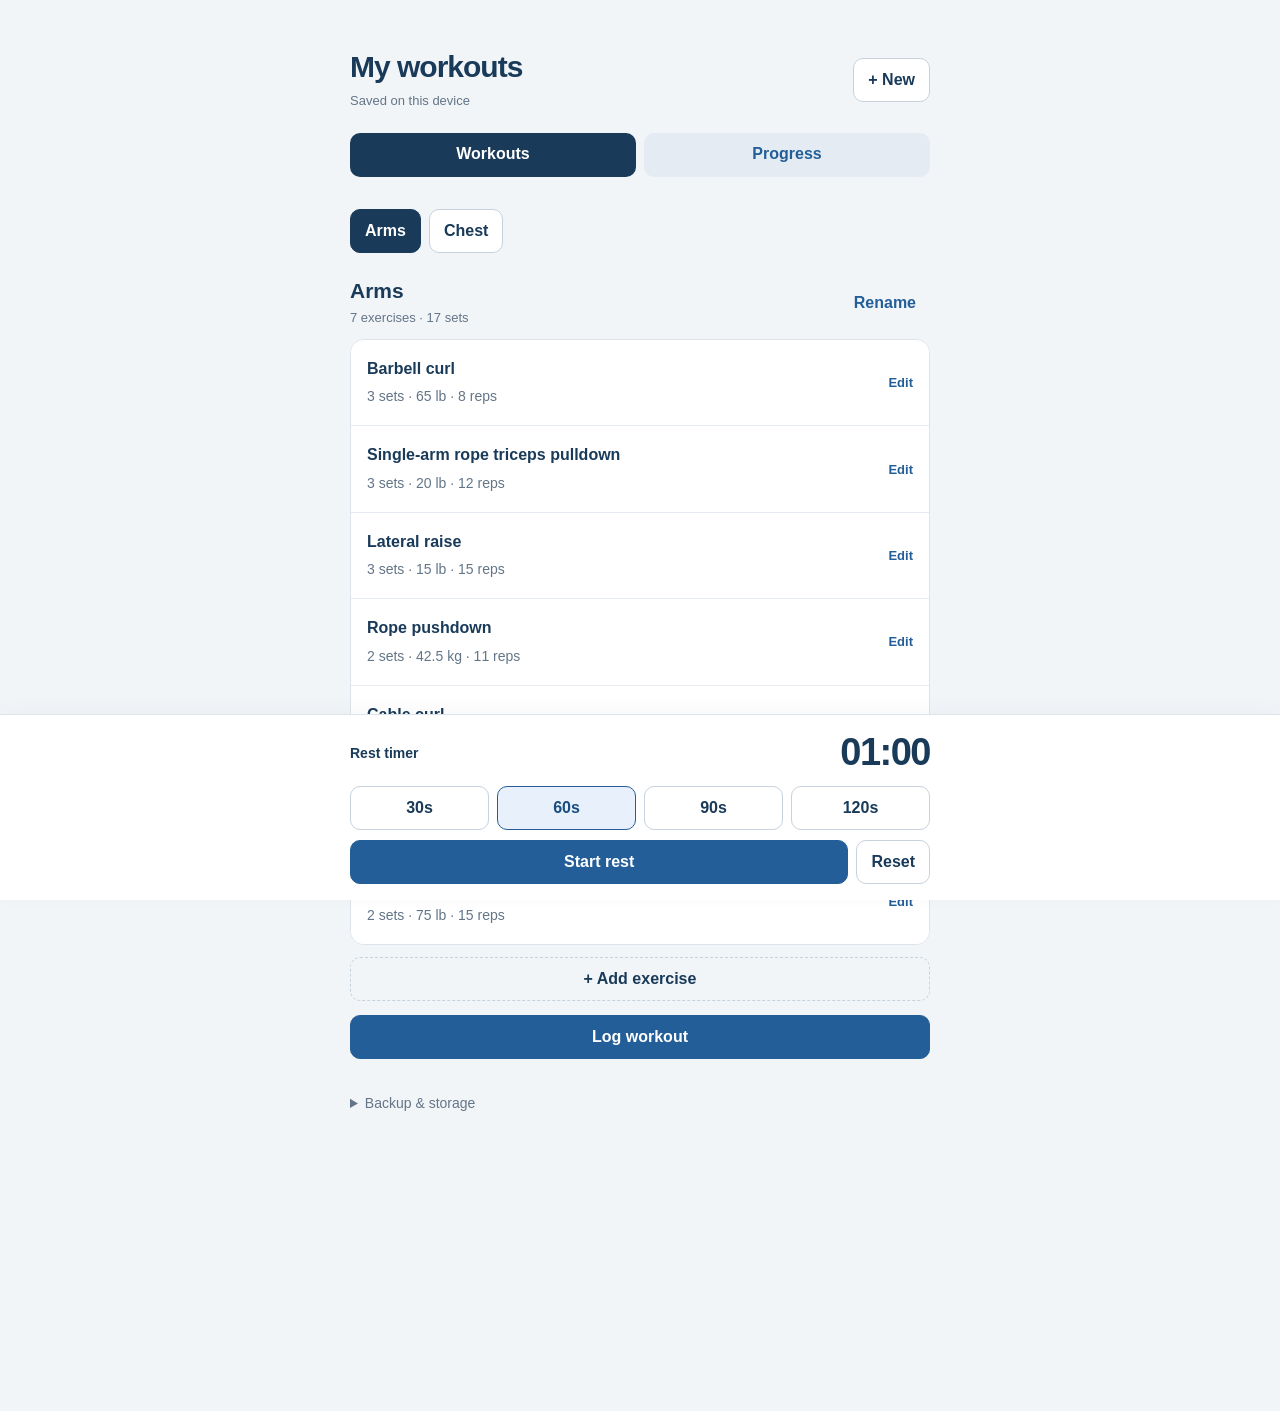
<file: index.html>
<!doctype html>
<html lang="en"><head><meta charset="utf-8"><meta name="viewport" content="width=device-width, initial-scale=1, viewport-fit=cover"><meta name="theme-color" content="#193a59"><title>My workouts</title><meta name="apple-mobile-web-app-capable" content="yes"><meta name="apple-mobile-web-app-title" content="Workouts"><link rel="manifest" href="manifest.webmanifest">
<link rel="stylesheet" href="style.css"></head><body>
<main><header><div><h1>My workouts</h1><p class="sub" id="save-status" role="status">Saved on this device</p></div><button id="new-workout">+ New</button></header><div class="page-nav"><a href="./" aria-current="page">Workouts</a><a href="progress.html">Progress</a></div><nav id="workouts" aria-label="Workouts"></nav><div class="routine-head"><div><h2 id="workout-name"></h2><p class="sub" id="workout-summary"></p></div><button class="quiet" id="rename">Rename</button></div><section class="exercises" id="exercises" aria-label="Exercises"></section><button class="add" id="add-exercise">+ Add exercise</button><button class="primary log-button" id="log-workout">Log workout</button><p class="hint" id="log-status" role="status"></p><details><summary>Backup & storage</summary><p>Use the Home Screen app consistently for your saved workouts. The countdown catches up when you return to the app.</p><p>Your changes save automatically in this browser on this device. Make a backup before clearing browser data or changing phones.</p><div class="backup-actions"><button id="export">Save backup</button><button id="import">Restore backup</button></div><input type="file" accept="application/json,.json" id="backup-file" hidden><p id="notice" role="alert"></p></details></main>
<aside class="timer" aria-label="Rest timer"><div class="timer-inner"><div class="timer-top"><span class="timer-label" id="timer-label" role="status">Rest timer</span><span class="clock" id="clock" role="timer">01:00</span></div><div class="presets" aria-label="Rest duration"><button data-seconds="30">30s</button><button data-seconds="60">60s</button><button data-seconds="90">90s</button><button data-seconds="120">120s</button></div><div class="timer-actions"><button class="primary" id="timer-toggle">Start rest</button><button id="timer-reset">Reset</button></div></div></aside>
<dialog id="editor"><form id="exercise-form"><h2 id="editor-title">Edit exercise</h2><label>Exercise name<input id="exercise-name" required maxlength="180"></label><div class="fields"><label>Sets<input id="sets" type="number" min="1" max="100" required inputmode="numeric"></label><label>Reps<input id="reps" required maxlength="60" placeholder="e.g. 12 or 7, 4"></label><label>Weight<input id="weight" type="number" min="0" max="10000" step="any" inputmode="decimal" required></label><label>Unit<select id="unit"><option value="lb">lb</option><option value="kg">kg</option><option value="bodyweight">Bodyweight</option></select></label></div><p class="hint">Different reps per set? Enter them like 7, 4. For assisted dips, weight is the assistance setting.</p><div class="actions"><button class="danger quiet" type="button" id="delete-exercise">Delete</button><button type="button" id="cancel-edit">Cancel</button><button class="primary" type="submit">Save</button></div></form></dialog>
<dialog id="workout-dialog"><form id="workout-form"><h2 id="workout-dialog-title">New workout</h2><label>Workout name<input id="new-name" required maxlength="60" placeholder="e.g. Back"></label><div class="actions"><button type="button" id="cancel-workout">Cancel</button><button class="primary" type="submit">Save workout</button></div></form></dialog>
<dialog id="log-dialog"><form id="log-form"><h2>Log workout</h2><p class="hint">Record what you completed. Uncheck skipped exercises. Changes here only affect this session.</p><label>Date<input type="date" id="session-date" required></label><div id="session-exercises"></div><p class="hint error" id="session-error" role="alert"></p><div class="actions"><button type="button" id="cancel-log">Cancel</button><button class="primary" type="submit">Save session</button></div></form></dialog>
<script src="progress-core.js"></script><script>
'use strict';
const KEY='my-workouts-v1',TIMER_KEY='my-workouts-timer-v1';
const $=id=>document.getElementById(id);const uid=()=>crypto.randomUUID?crypto.randomUUID():String(Date.now())+Math.random();
const exercise=(name,sets,weight,unit,reps)=>({id:uid(),name,sets,weight,unit,reps:String(reps)});
const seed=()=>({version:1,selected:'arms',workouts:[{id:'arms',name:'Arms',exercises:[exercise('Barbell curl',3,65,'lb',8),exercise('Single-arm rope triceps pulldown',3,20,'lb',12),exercise('Lateral raise',3,15,'lb',15),exercise('Rope pushdown',2,42.5,'kg',11),exercise('Cable curl',2,42.5,'kg',15),exercise('Wrist curl',2,15,'kg',20),exercise('Assisted dip machine or bench dips',2,75,'lb',15)]},{id:'chest',name:'Chest',exercises:[exercise('Barbell bench press',3,115,'lb',10),exercise('Incline dumbbell press',3,70,'lb',10),exercise('Cable fly — mid or high to low',2,26,'lb',15),exercise('Machine chest press',2,70,'lb',12),exercise('Pec deck',2,85,'lb',15),exercise('Incline cable fly — low to high',2,26,'lb',12),exercise('Push-up — to failure',2,0,'bodyweight','7, 4')]}]});
function valid(d){return d&&(d.sessions===undefined||ProgressData.sessions(d.sessions))&&d.version===1&&Array.isArray(d.workouts)&&d.workouts.length>0&&d.workouts.length<=200&&new Set(d.workouts.map(w=>w.id)).size===d.workouts.length&&d.workouts.every(w=>typeof w.id==='string'&&typeof w.name==='string'&&w.name.trim()&&w.name.length<=60&&Array.isArray(w.exercises)&&w.exercises.length<=300&&new Set(w.exercises.map(e=>e.id)).size===w.exercises.length&&w.exercises.every(e=>typeof e.id==='string'&&typeof e.name==='string'&&e.name.trim()&&e.name.length<=180&&Number.isInteger(e.sets)&&e.sets>0&&e.sets<=100&&Number.isFinite(e.weight)&&e.weight>=0&&e.weight<=10000&&['lb','kg','bodyweight'].includes(e.unit)&&typeof e.reps==='string'&&e.reps.trim()&&e.reps.length<=60));}
let data,blocked=false;try{const raw=localStorage.getItem(KEY);data=raw?JSON.parse(raw):seed();if(!valid(data))throw Error();}catch{data=seed();blocked=true;$('save-status').textContent='Could not load saved data. Restore a backup.';}
function persist(){if(blocked)return false;try{localStorage.setItem(KEY,JSON.stringify(data));$('save-status').textContent='Saved on this device';return true;}catch{$('save-status').textContent='Saving unavailable — save a backup before leaving';return false;}}
function current(){return data.workouts.find(w=>w.id===data.selected)||data.workouts[0];}
function render(){const w=current();$('workouts').replaceChildren();data.workouts.forEach(item=>{const b=document.createElement('button');b.textContent=item.name;b.setAttribute('aria-pressed',String(item.id===w.id));b.onclick=()=>{data.selected=item.id;persist();render();};$('workouts').append(b);});$('workout-name').textContent=w.name;$('workout-summary').textContent=`${w.exercises.length} exercises · ${w.exercises.reduce((s,e)=>s+e.sets,0)} sets`;$('exercises').replaceChildren();w.exercises.forEach(e=>{const b=document.createElement('button');b.className='exercise';const wrap=document.createElement('span'),name=document.createElement('strong'),meta=document.createElement('small'),edit=document.createElement('span');name.textContent=e.name;meta.textContent=`${e.sets} sets · ${e.unit==='bodyweight'?'Bodyweight':e.weight+' '+e.unit} · ${e.reps} reps`;edit.textContent='Edit';edit.className='edit';wrap.append(name,meta);b.append(wrap,edit);b.onclick=()=>openExercise(e);$('exercises').append(b);});if(!w.exercises.length){const p=document.createElement('p');p.className='empty';p.textContent='Add your first exercise to get started.';$('exercises').append(p);}}
let editing=null;function openExercise(e){editing=e?.id||null;$('editor-title').textContent=e?'Edit exercise':'Add exercise';$('exercise-name').value=e?.name||'';$('sets').value=e?.sets||3;$('weight').value=e?.weight??0;$('unit').value=e?.unit||'lb';$('reps').value=e?.reps||'10';$('delete-exercise').hidden=!e;weightState();$('editor').showModal();}
function weightState(){$('weight').disabled=$('unit').value==='bodyweight';}$('unit').onchange=weightState;$('add-exercise').onclick=()=>openExercise();$('cancel-edit').onclick=()=>$('editor').close();
$('exercise-form').onsubmit=e=>{e.preventDefault();const name=$('exercise-name').value.trim(),reps=$('reps').value.trim();if(!name||!reps)return;const item={id:editing||uid(),name,sets:Number($('sets').value),weight:$('unit').value==='bodyweight'?0:Number($('weight').value),unit:$('unit').value,reps};const w=current();if(editing)w.exercises[w.exercises.findIndex(x=>x.id===editing)]=item;else w.exercises.push(item);persist();render();$('editor').close();};
$('delete-exercise').onclick=()=>{if(!confirm('Delete this exercise?'))return;current().exercises=current().exercises.filter(e=>e.id!==editing);persist();render();$('editor').close();};
let renaming=false;function openWorkout(rename){renaming=rename;$('workout-dialog-title').textContent=rename?'Rename workout':'New workout';$('new-name').value=rename?current().name:'';$('workout-dialog').showModal();}$('new-workout').onclick=()=>openWorkout(false);$('rename').onclick=()=>openWorkout(true);$('cancel-workout').onclick=()=>$('workout-dialog').close();$('workout-form').onsubmit=e=>{e.preventDefault();const name=$('new-name').value.trim();if(!name)return;if(renaming)current().name=name;else{const w={id:uid(),name,exercises:[]};data.workouts.push(w);data.selected=w.id;}persist();render();$('workout-dialog').close();};
$('export').onclick=()=>{const url=URL.createObjectURL(new Blob([JSON.stringify(data,null,2)],{type:'application/json'}));const a=document.createElement('a');a.href=url;a.download='my-workouts-backup-'+new Date().toISOString().slice(0,10)+'.json';a.click();setTimeout(()=>URL.revokeObjectURL(url),1000);};$('import').onclick=()=>$('backup-file').click();$('backup-file').onchange=async e=>{const f=e.target.files[0];if(!f)return;try{if(f.size>2000000)throw Error();const incoming=JSON.parse(await f.text());if(!valid(incoming))throw Error();if(!confirm('Replace your workouts and session history with this backup?'))return;data=incoming;blocked=false;persist();render();$('notice').textContent='Backup restored.';}catch{$('notice').textContent='This backup could not be read. Choose a valid workout backup file.';}finally{e.target.value='';}};
let timer={duration:60,remaining:60000,end:null};try{const t=JSON.parse(localStorage.getItem(TIMER_KEY));if(t&&[30,60,90,120].includes(t.duration)&&Number.isFinite(t.remaining)&&t.remaining>=0&&t.remaining<=t.duration*1000&&(t.end===null||Number.isFinite(t.end)))timer=t;}catch{}
function saveTimer(){try{localStorage.setItem(TIMER_KEY,JSON.stringify(timer));}catch{}}
function left(){return timer.end===null?timer.remaining:Math.max(0,timer.end-Date.now());}
function drawTimer(){const seconds=Math.ceil(left()/1000);$('clock').textContent=String(Math.floor(seconds/60)).padStart(2,'0')+':'+String(seconds%60).padStart(2,'0');$('timer-toggle').textContent=timer.end!==null?'Pause':left()===0?'Start again':left()<timer.duration*1000?'Resume':'Start rest';$('timer-label').textContent=left()===0?'Rest complete':timer.end!==null?'Resting…':'Rest timer';document.querySelectorAll('[data-seconds]').forEach(b=>b.setAttribute('aria-pressed',String(Number(b.dataset.seconds)===timer.duration)));}
document.querySelectorAll('[data-seconds]').forEach(b=>b.onclick=()=>{timer={duration:Number(b.dataset.seconds),remaining:Number(b.dataset.seconds)*1000,end:null};saveTimer();drawTimer();});
$('timer-toggle').onclick=()=>{if(timer.end!==null){timer.remaining=left();timer.end=null;}else{if(timer.remaining<=0)timer.remaining=timer.duration*1000;timer.end=Date.now()+timer.remaining;}saveTimer();drawTimer();};
$('timer-reset').onclick=()=>{timer.remaining=timer.duration*1000;timer.end=null;saveTimer();drawTimer();};
function tick(){if(timer.end!==null&&left()===0){timer.remaining=0;timer.end=null;saveTimer();}drawTimer();}
setInterval(tick,200);document.addEventListener('visibilitychange',tick);
function refreshSavedWorkouts(){
  try{const raw=localStorage.getItem(KEY);if(!raw)return;const latest=JSON.parse(raw);if(!valid(latest))return;data=latest;blocked=false;render();}catch{}
}
window.addEventListener('pageshow',refreshSavedWorkouts);
window.addEventListener('storage',event=>{if(event.key===KEY)refreshSavedWorkouts();});
render();if(!blocked)persist();drawTimer();
</script><script src="log-workout.js"></script></body></html>
</file>
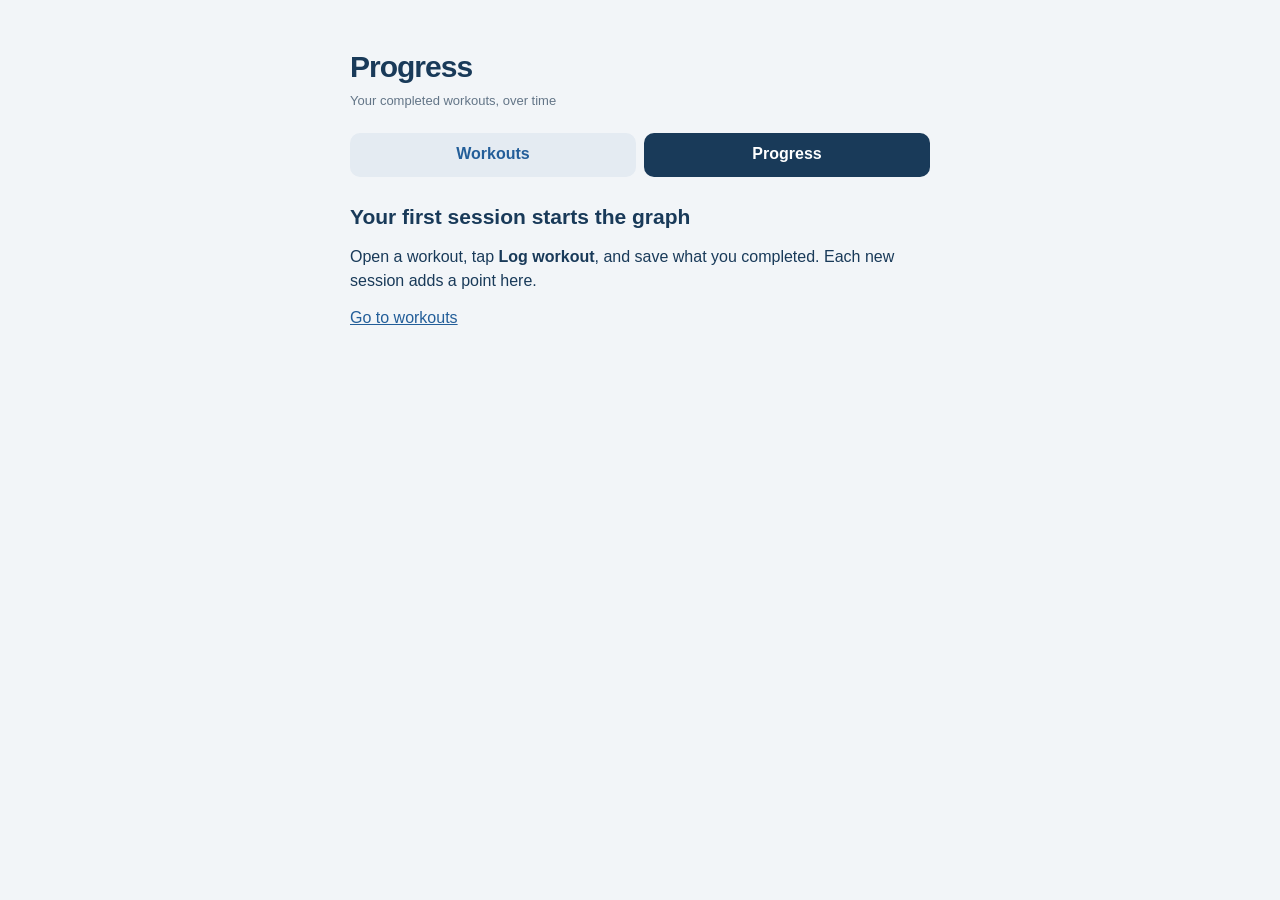
<file: progress.html>
<!doctype html><html lang="en"><head><meta charset="utf-8"><meta name="viewport" content="width=device-width, initial-scale=1, viewport-fit=cover"><meta name="theme-color" content="#193a59"><meta name="apple-mobile-web-app-capable" content="yes"><title>Progress · My workouts</title><link rel="stylesheet" href="style.css"><style>
main{padding-bottom:40px}.chart-panel{background:white;border:1px solid #dce3ea;border-radius:14px;padding:18px;margin-top:22px}.chart-panel svg{display:block;width:100%;height:auto;overflow:visible}.chart-panel svg text{font-size:12px;fill:#637587}.chart-panel svg .point{fill:#235e99;stroke:white;stroke-width:2;cursor:pointer}.chart-panel svg .point:focus{outline:none;stroke:#193a59;stroke-width:4}.chart-panel svg .point[aria-pressed=true]{fill:#193a59;stroke:#7aacdc;stroke-width:4}.value{font-size:28px;font-weight:650;margin:12px 0 2px}.session{border-bottom:1px solid #dce3ea;padding:18px 0;display:flex;justify-content:space-between;align-items:center;gap:10px}.session p{margin:5px 0}.session button{font-size:13px}.history-title{margin-top:28px}#chart-empty{margin:20px 0}#chart-note{margin-bottom:0}[hidden]{display:none!important}
</style></head><body><main><header><div><h1>Progress</h1><p class="sub">Your completed workouts, over time</p></div></header><div class="page-nav"><a href="./">Workouts</a><a href="progress.html" aria-current="page">Progress</a></div><p class="hint error" id="progress-error" role="alert"></p><section id="progress-empty" hidden><h2 class="history-title">Your first session starts the graph</h2><p>Open a workout, tap <strong>Log workout</strong>, and save what you completed. Each new session adds a point here.</p><a href="./">Go to workouts</a></section><div id="progress-content" hidden><div class="fields"><label>Workout<select id="filter-workout"></select></label><label>Exercise<select id="filter-exercise"></select></label><label>Track<select id="filter-metric"><option value="weight">Weight</option><option value="reps">Total reps</option><option value="sets">Sets</option></select></label><label id="unit-label">Display weight in<select id="filter-unit"><option value="lb">lb</option><option value="kg">kg</option></select></label></div><section class="chart-panel" aria-label="Exercise progress"><h2 id="chart-title"></h2><p class="value" id="point-value" aria-live="polite"></p><p class="hint" id="point-detail"></p><div id="chart"></div><p id="chart-empty" class="hint" hidden>No weight entries for this exercise. Choose Total reps or Sets.</p><p class="hint" id="chart-note"></p></section><h2 class="history-title">Session history</h2><p class="hint">Shows this exercise as recorded. Removing a session removes all its exercises from history.</p><div id="session-history"></div></div></main><script src="progress-core.js"></script><script src="progress.js"></script></body></html>
</file>
<file: style.css>
:root{font-family:-apple-system,BlinkMacSystemFont,"Segoe UI",sans-serif;color:#193a59;background:#f2f5f8;font-synthesis:none}*{box-sizing:border-box}body{margin:0}button,input,select{font:inherit}button{cursor:pointer;min-height:44px;border:1px solid #c7d2dd;border-radius:10px;background:white;color:#193a59;padding:10px 14px;font-weight:600}button:hover{background:#edf3fa}button:focus-visible,input:focus-visible,select:focus-visible,summary:focus-visible{outline:3px solid #377bc1;outline-offset:3px}.primary{background:#235e99;color:white;border-color:#235e99}.primary:hover{background:#194d80}.quiet{border:0;background:transparent;color:#235e99}.danger{color:#a82b39}main{max-width:620px;margin:auto;padding:32px 20px 260px}header{display:flex;align-items:center;justify-content:space-between;gap:12px}h1{font-size:30px;letter-spacing:-1px;margin:0 0 7px}p{line-height:1.5}.sub{font-size:13px;color:#637587;margin:0}nav{display:flex;gap:8px;overflow:auto;padding:26px 0 18px}nav button{white-space:nowrap}nav button[aria-pressed=true]{background:#193a59;color:white;border-color:#193a59}.routine-head{display:flex;align-items:center;justify-content:space-between;margin:8px 0 12px}h2{font-size:21px;margin:0 0 5px}.exercises{background:white;border-radius:14px;border:1px solid #dce3ea;overflow:hidden}.exercise{width:100%;display:flex;align-items:center;justify-content:space-between;gap:16px;text-align:left;border:0;border-radius:0;padding:18px 16px;border-bottom:1px solid #e4eaf0}.exercise:last-child{border-bottom:0}.exercise strong{display:block;font-size:16px;line-height:1.4;font-weight:600}.exercise small{display:block;margin-top:6px;color:#637587;font-size:14px;font-weight:400;line-height:1.5}.edit{font-size:13px;color:#235e99;flex-shrink:0}.add{width:100%;margin-top:12px;border-style:dashed;background:transparent}details{margin:24px 0;color:#637587;font-size:14px}summary{cursor:pointer;padding:12px 0;min-height:44px}.backup-actions{display:flex;gap:8px;flex-wrap:wrap}.timer{position:fixed;bottom:0;left:0;right:0;background:#fff;border-top:1px solid #dce3ea;padding:16px 20px max(16px,env(safe-area-inset-bottom));box-shadow:0 -4px 20px #193a5909}.timer-inner{max-width:580px;margin:auto}.timer-top{display:flex;justify-content:space-between;align-items:center;margin-bottom:12px}.timer-label{font-size:14px;font-weight:600}.clock{font-size:38px;letter-spacing:-1.5px;font-weight:650;font-variant-numeric:tabular-nums}.presets{display:flex;gap:8px}.presets button{flex:1;padding:9px 5px}.presets button[aria-pressed=true]{border-color:#235e99;background:#e8f1fb;color:#194d80}.timer-actions{display:flex;gap:8px;margin-top:10px}.timer-actions button:first-child{flex:1}dialog{border:0;border-radius:18px;padding:24px;width:calc(100% - 32px);max-width:480px;color:#193a59;max-height:90dvh;overflow:auto}dialog::backdrop{background:#11294080}label{display:block;font-size:14px;font-weight:600;margin-top:18px}input,select{display:block;width:100%;min-height:46px;margin-top:8px;padding:10px;border:1px solid #b7c6d4;border-radius:8px;background:white;color:#193a59}.fields{display:grid;grid-template-columns:1fr 1fr;gap:12px}.actions{display:flex;gap:8px;justify-content:flex-end;margin-top:24px}.hint{font-size:13px;color:#637587;line-height:1.5;margin:8px 0}.empty{padding:24px 18px;margin:0;color:#637587}#notice{font-size:13px;line-height:1.4;margin-top:10px;color:#a82b39}#notice:empty{display:none}@media(min-width:700px){main{padding-top:50px}}@media(prefers-reduced-motion:reduce){*{scroll-behavior:auto}}

a{color:#235e99}.page-nav{display:flex;gap:8px;margin:22px 0 6px}.page-nav a{flex:1;min-height:44px;padding:12px;text-align:center;border-radius:10px;text-decoration:none;background:#e4ebf2;font-weight:600}.page-nav a[aria-current=page]{background:#193a59;color:white}.log-button{width:100%;margin-top:14px}.log-row{border:0;border-top:1px solid #dce3ea;margin:20px 0 0;padding:12px 0}.log-row legend{font-weight:600;line-height:1.4}.log-row .include{display:flex;align-items:center;gap:10px;margin:0}.log-row input[type=checkbox]{width:22px;min-height:22px;margin:0}.log-row .fields{gap:8px}.log-row label{margin-top:8px}.log-row input,.log-row select{font-size:16px}.error{color:#a82b39}.log-row .fields.inactive{opacity:.45}.page-nav a:focus-visible{outline:3px solid #377bc1;outline-offset:3px}
</file>
